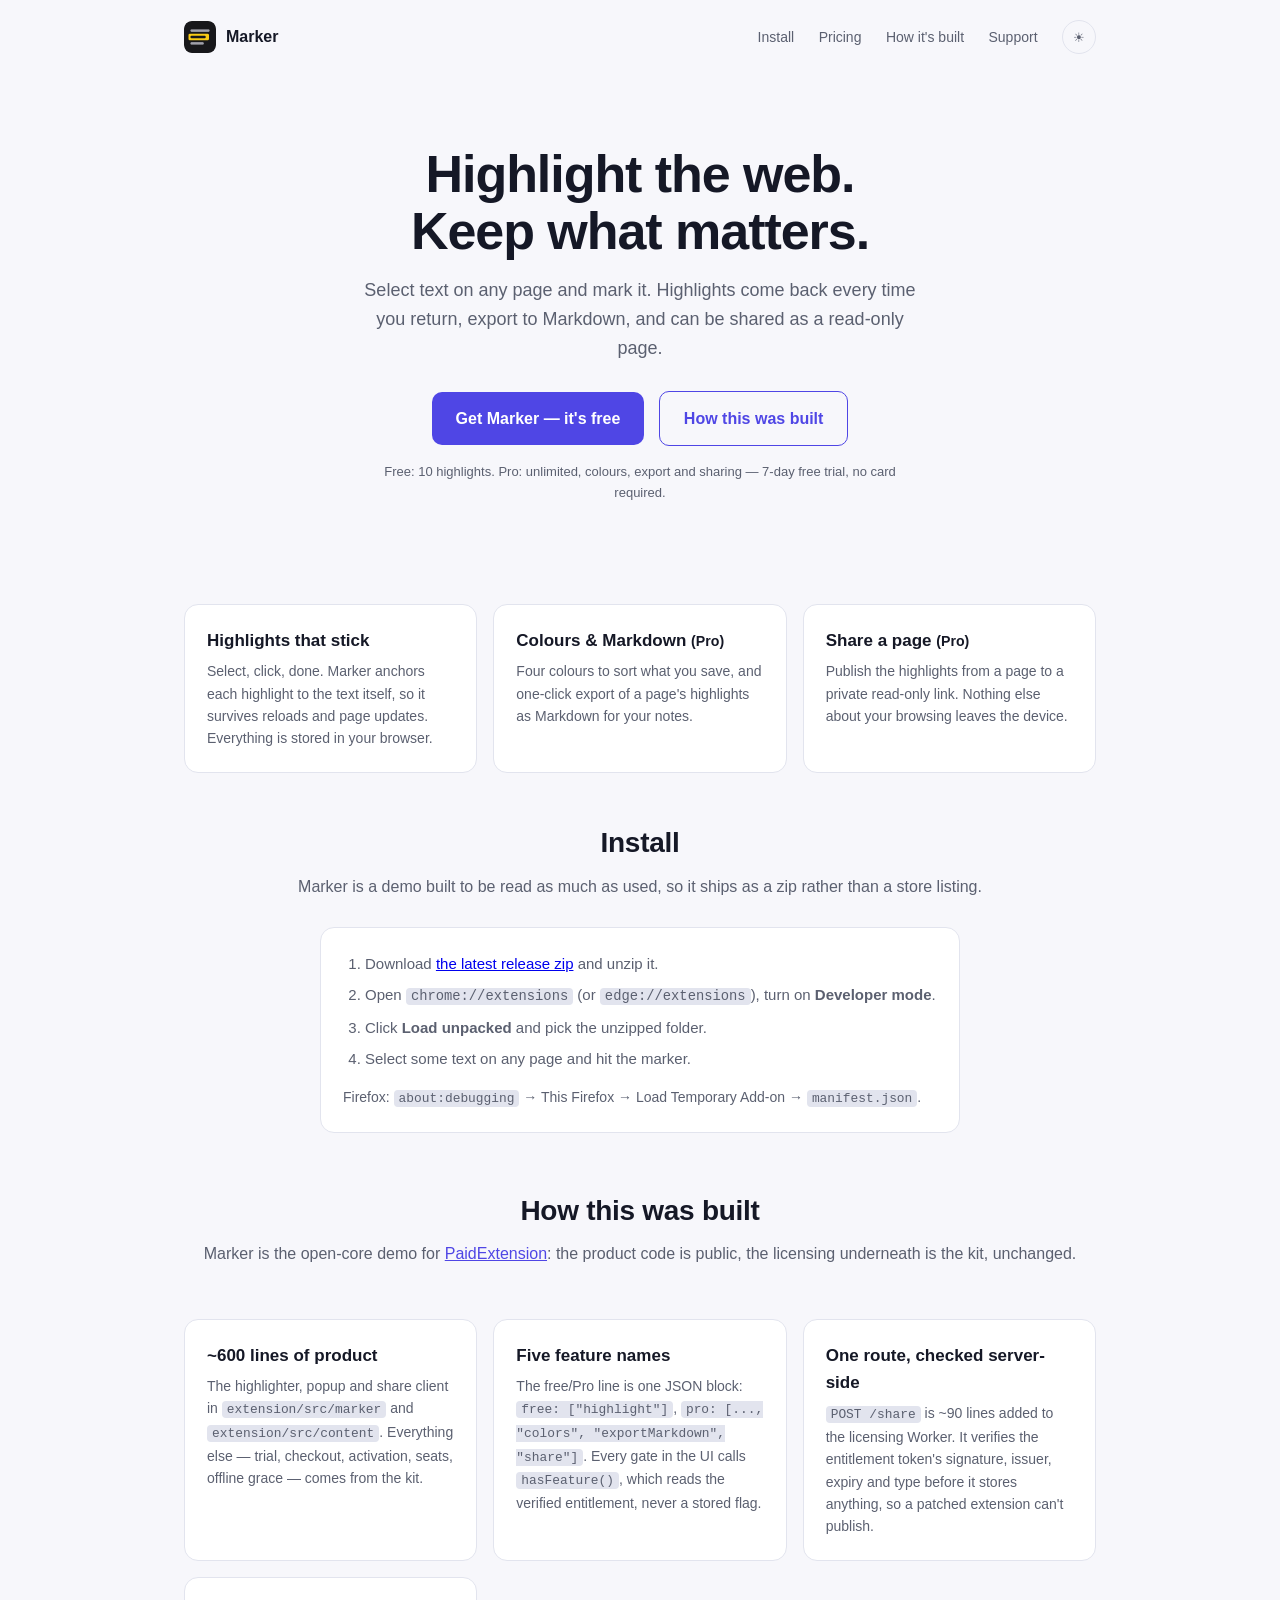
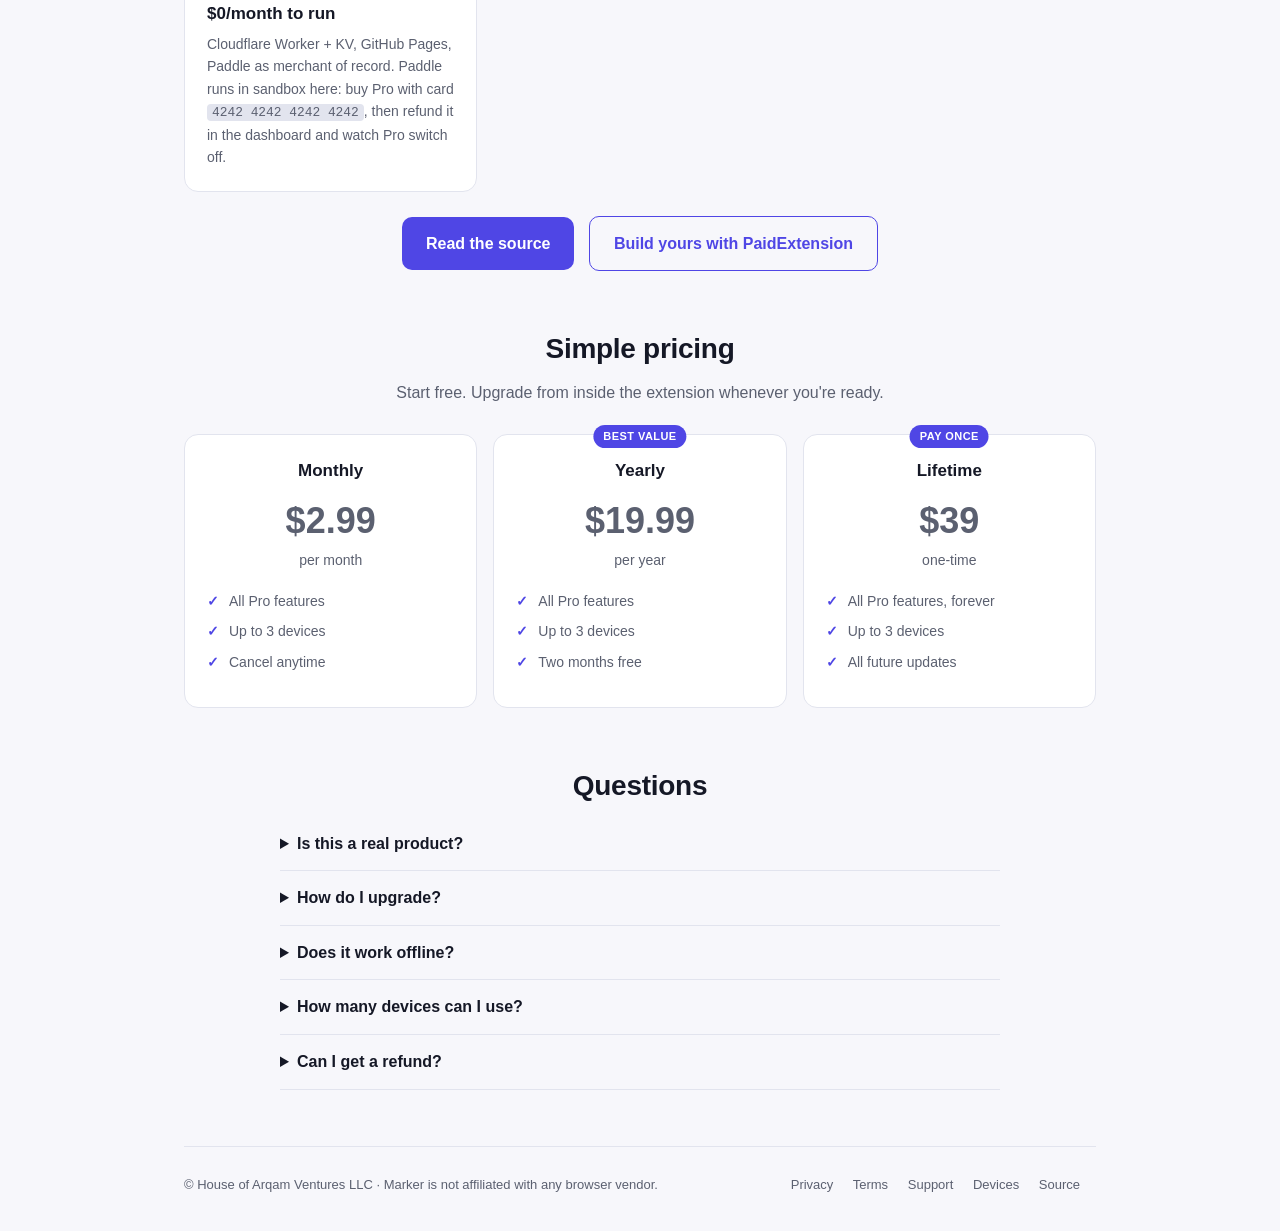
<file: site/docs/index.html>
<!DOCTYPE html>
<html lang="en">
<head>
  <meta charset="utf-8">
  <meta name="viewport" content="width=device-width, initial-scale=1">
  <meta http-equiv="Content-Security-Policy" content="default-src 'none'; script-src 'self'; img-src 'self' data:; style-src 'self' 'unsafe-inline'; base-uri 'none'; form-action 'none'">
  <meta name="referrer" content="strict-origin-when-cross-origin">
  <title>Marker — Highlight the web. Built with PaidExtension.</title>
  <meta name="description" content="Highlight text on any page; it comes back when you return. Export to Markdown and share read-only pages with Pro. An open-source demo of the PaidExtension kit.">
  <meta property="og:title" content="Marker">
  <meta property="og:description" content="Highlight the web. Open-source demo of a paid extension built with PaidExtension.">
  <meta property="og:image" content="https://demo.paidextension.dev/icon.png">
  <meta property="og:url" content="https://demo.paidextension.dev/">
  <meta property="og:type" content="website">
  <link rel="canonical" href="https://demo.paidextension.dev/">
  <link rel="icon" type="image/png" href="favicon.png">
  <link rel="stylesheet" href="assets/base.css">
  <link rel="stylesheet" href="assets/home.css">
  <script src="assets/theme.js"></script>
</head>
<body>
  <div class="wrap">
    <header class="top">
      <a class="brand" href="/"><img src="icon.png" alt="" width="32" height="32">Marker</a>
      <nav aria-label="Primary">
        <a href="#install">Install</a>
        <a href="#pricing">Pricing</a>
        <a href="#built">How it's built</a>
        <a href="support.html">Support</a>
        <button id="theme-toggle" type="button" aria-pressed="false" aria-label="Switch to dark mode"><span class="sun">&#9728;</span><span class="moon">&#9790;</span></button>
      </nav>
    </header>

    <main>
      <section class="hero">
        <h1>Highlight the web.<br>Keep what matters.</h1>
        <p>Select text on any page and mark it. Highlights come back every time you return, export to Markdown, and can be shared as a read-only page.</p>
        <a class="cta" href="#install">Get Marker — it's free</a>
        <a class="cta secondary" href="#built">How this was built</a>
        <p class="note">Free: 10 highlights. Pro: unlimited, colours, export and sharing — 7-day free trial, no card required.</p>
      </section>

      <section id="features" class="features" aria-label="Features">
        <div class="card">
          <h3>Highlights that stick</h3>
          <p>Select, click, done. Marker anchors each highlight to the text itself, so it survives reloads and page updates. Everything is stored in your browser.</p>
        </div>
        <div class="card">
          <h3>Colours &amp; Markdown <small>(Pro)</small></h3>
          <p>Four colours to sort what you save, and one-click export of a page's highlights as Markdown for your notes.</p>
        </div>
        <div class="card">
          <h3>Share a page <small>(Pro)</small></h3>
          <p>Publish the highlights from a page to a private read-only link. Nothing else about your browsing leaves the device.</p>
        </div>
      </section>

      <section id="install" class="install">
        <h2>Install</h2>
        <p class="sub">Marker is a demo built to be read as much as used, so it ships as a zip rather than a store listing.</p>
        <div class="card">
          <ol class="steps">
            <li>Download <a href="https://github.com/house-of-arqam/marker/releases/latest" rel="noopener">the latest release zip</a> and unzip it.</li>
            <li>Open <code>chrome://extensions</code> (or <code>edge://extensions</code>), turn on <strong>Developer mode</strong>.</li>
            <li>Click <strong>Load unpacked</strong> and pick the unzipped folder.</li>
            <li>Select some text on any page and hit the marker.</li>
          </ol>
          <p class="hint">Firefox: <code>about:debugging</code> → This Firefox → Load Temporary Add-on → <code>manifest.json</code>.</p>
        </div>
      </section>

      <section id="built" class="built">
        <h2>How this was built</h2>
        <p class="sub">Marker is the open-core demo for <a href="https://paidextension.dev" rel="noopener">PaidExtension</a>: the product code is public, the licensing underneath is the kit, unchanged.</p>
        <div class="features">
          <div class="card">
            <h3>~600 lines of product</h3>
            <p>The highlighter, popup and share client in <code>extension/src/marker</code> and <code>extension/src/content</code>. Everything else — trial, checkout, activation, seats, offline grace — comes from the kit.</p>
          </div>
          <div class="card">
            <h3>Five feature names</h3>
            <p>The free/Pro line is one JSON block: <code>free: ["highlight"]</code>, <code>pro: [..., "colors", "exportMarkdown", "share"]</code>. Every gate in the UI calls <code>hasFeature()</code>, which reads the verified entitlement, never a stored flag.</p>
          </div>
          <div class="card">
            <h3>One route, checked server-side</h3>
            <p><code>POST /share</code> is ~90 lines added to the licensing Worker. It verifies the entitlement token's signature, issuer, expiry and type before it stores anything, so a patched extension can't publish.</p>
          </div>
          <div class="card">
            <h3>$0/month to run</h3>
            <p>Cloudflare Worker + KV, GitHub Pages, Paddle as merchant of record. Paddle runs in sandbox here: buy Pro with card <code>4242 4242 4242 4242</code>, then refund it in the dashboard and watch Pro switch off.</p>
          </div>
        </div>
        <p class="built-cta">
          <a class="cta" href="https://github.com/house-of-arqam/marker" rel="noopener">Read the source</a>
          <a class="cta secondary" href="https://paidextension.dev" rel="noopener">Build yours with PaidExtension</a>
        </p>
      </section>

      <section id="pricing">
        <h2>Simple pricing</h2>
        <p class="sub">Start free. Upgrade from inside the extension whenever you're ready.</p>
        <div class="plans">
          <div class="card plan">
            <h3>Monthly</h3>
            <p class="price">$2.99</p>
            <p class="period">per month</p>
            <ul>
              <li>All Pro features</li>
              <li>Up to 3 devices</li>
              <li>Cancel anytime</li>
            </ul>
          </div>
          <div class="card plan">
            <span class="badge">Best value</span>
            <h3>Yearly</h3>
            <p class="price">$19.99</p>
            <p class="period">per year</p>
            <ul>
              <li>All Pro features</li>
              <li>Up to 3 devices</li>
              <li>Two months free</li>
            </ul>
          </div>
          <div class="card plan">
            <span class="badge">Pay once</span>
            <h3>Lifetime</h3>
            <p class="price">$39</p>
            <p class="period">one-time</p>
            <ul>
              <li>All Pro features, forever</li>
              <li>Up to 3 devices</li>
              <li>All future updates</li>
            </ul>
          </div>
        </div>
      </section>

      <section id="faq" class="faq">
        <h2>Questions</h2>
        <details>
          <summary>Is this a real product?</summary>
          <p>It works, and Pro really is gated by signed licenses — but payments run through Paddle's sandbox, so nothing is charged and shared pages expire after 90 days. Marker exists to show what a paid extension built with <a href="https://paidextension.dev" rel="noopener">PaidExtension</a> looks like from the inside.</p>
        </details>
        <details>
          <summary>How do I upgrade?</summary>
          <p>Open the extension, go to Settings and choose Upgrade to Pro. Payment is handled by Paddle, our merchant of record; your license key is emailed to you and the extension unlocks automatically.</p>
        </details>
        <details>
          <summary>Does it work offline?</summary>
          <p>Yes. Highlights are stored locally and your license is verified inside the extension, so everything except sharing works without a connection.</p>
        </details>
        <details>
          <summary>How many devices can I use?</summary>
          <p>Up to 3 browser profiles per license. You can release a device anytime from the extension's Settings or the <a href="devices.html">device page</a>.</p>
        </details>
        <details>
          <summary>Can I get a refund?</summary>
          <p>Yes — 14 days, no questions asked. See the <a href="terms.html#refunds">refund policy</a>.</p>
        </details>
      </section>
    </main>

    <footer>
      <div>&copy; House of Arqam Ventures LLC · Marker is not affiliated with any browser vendor.</div>
      <div>
        <a href="privacy.html">Privacy</a>
        <a href="terms.html">Terms</a>
        <a href="support.html">Support</a>
        <a href="devices.html">Devices</a>
        <a href="https://github.com/house-of-arqam/marker" rel="noopener">Source</a>
      </div>
    </footer>
  </div>
</body>
</html>
</file>
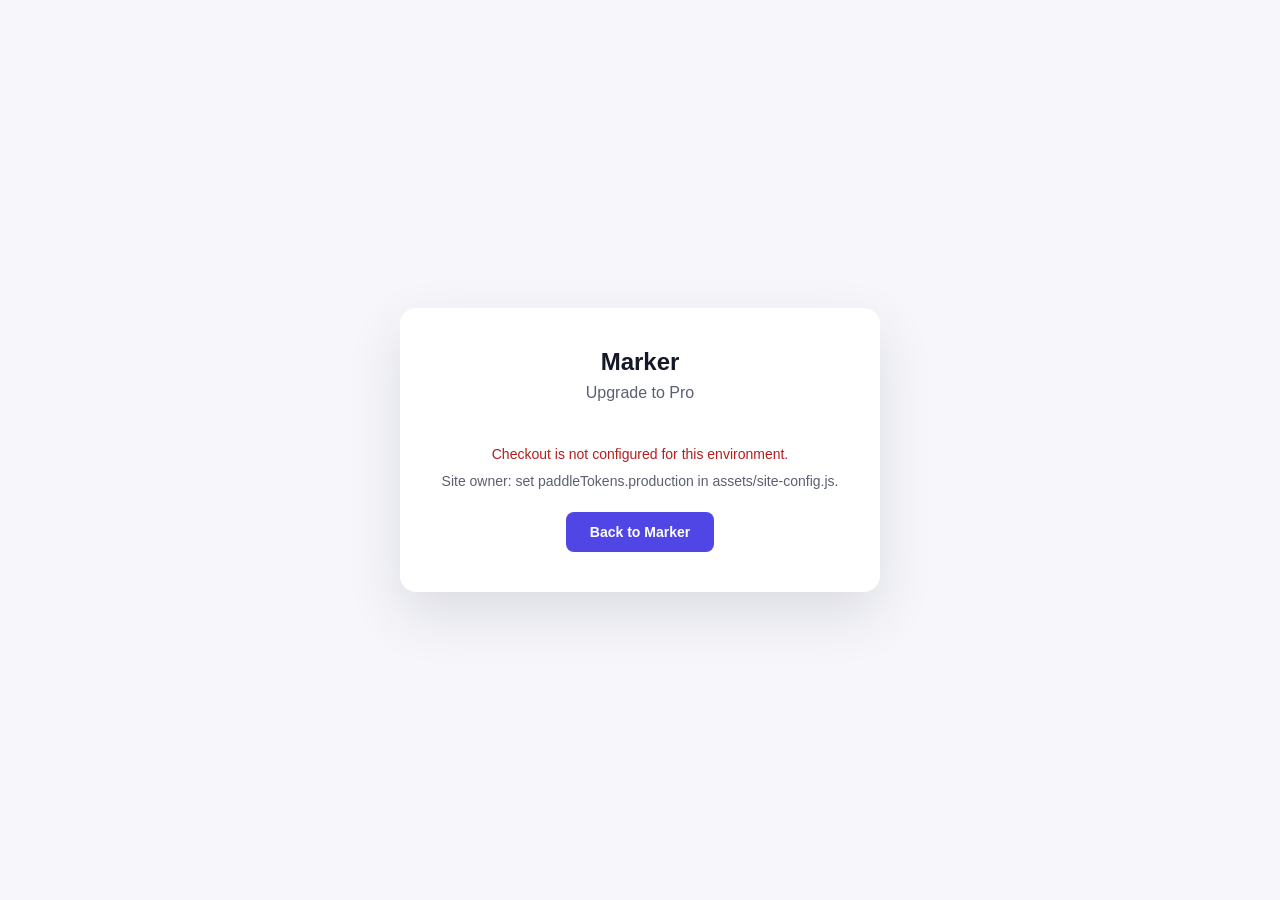
<file: site/docs/checkout.html>
<!DOCTYPE html>
<html lang="en">
<head>
  <meta charset="utf-8">
  <meta name="viewport" content="width=device-width, initial-scale=1">
  <meta http-equiv="Content-Security-Policy" content="default-src 'none'; script-src 'self' https://cdn.paddle.com https://*.paddle.com; connect-src https://*.paddle.com; frame-src https://*.paddle.com; img-src 'self' data: https://*.paddle.com; style-src 'self' 'unsafe-inline' https://*.paddle.com; font-src https://*.paddle.com; base-uri 'none'; form-action 'none'">
  <meta name="referrer" content="strict-origin-when-cross-origin">
  <meta name="robots" content="noindex, nofollow">
  <title>Checkout - Marker</title>
  <link rel="icon" type="image/png" href="favicon.png">
  <link rel="stylesheet" href="assets/base.css">
  <link rel="stylesheet" href="assets/checkout.css">
  <script src="assets/theme.js"></script>
  <script src="assets/site-config.js"></script>
</head>
<body>
  <div class="container">
    <h1>Marker</h1>
    <p class="subtitle">Upgrade to Pro</p>
    <div id="status" role="status" aria-live="polite">
      <div class="spinner"></div>
      <div class="status">Loading checkout...</div>
    </div>
  </div>

  <script src="https://cdn.paddle.com/paddle/v2/paddle.js"></script>
  <script src="checkout.js"></script>
</body>
</html>
</file>
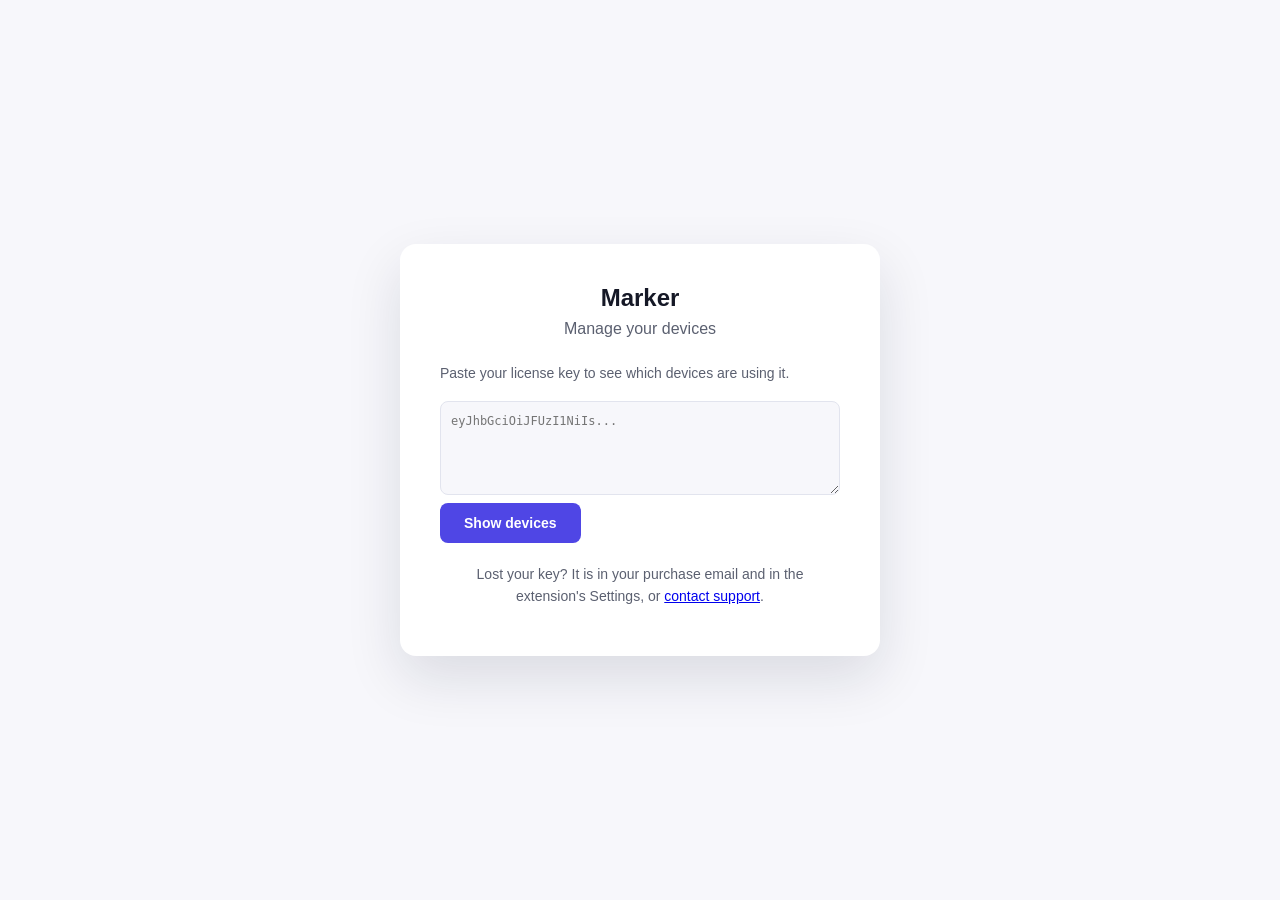
<file: site/docs/devices.html>
<!DOCTYPE html>
<html lang="en">
<head>
  <meta charset="utf-8">
  <meta name="viewport" content="width=device-width, initial-scale=1">
  <meta http-equiv="Content-Security-Policy" content="default-src 'none'; script-src 'self'; connect-src https://license.demo.paidextension.dev; img-src 'self' data:; style-src 'self' 'unsafe-inline'; base-uri 'none'; form-action 'none'">
  <meta name="referrer" content="no-referrer">
  <meta name="robots" content="noindex, nofollow">
  <title>Manage devices - Marker</title>
  <link rel="icon" type="image/png" href="favicon.png">
  <link rel="stylesheet" href="assets/base.css">
  <link rel="stylesheet" href="assets/checkout.css">
  <link rel="stylesheet" href="assets/key.css">
  <link rel="stylesheet" href="assets/devices.css">
  <script src="assets/theme.js"></script>
  <script src="assets/site-config.js"></script>
</head>
<body>
  <div class="container">
    <h1>Marker</h1>
    <p class="subtitle">Manage your devices</p>

    <form id="key-form" class="key-form">
      <label for="key-input" class="hint">Paste your license key to see which devices are using it.</label>
      <textarea id="key-input" rows="4" spellcheck="false" autocomplete="off" placeholder="eyJhbGciOiJFUzI1NiIs..."></textarea>
      <button class="btn" type="submit">Show devices</button>
    </form>

    <div id="devices-view" role="status" aria-live="polite"></div>

    <p class="hint">Lost your key? It is in your purchase email and in the extension's Settings, or <a href="support.html">contact support</a>.</p>
  </div>

  <script src="devices.js"></script>
</body>
</html>
</file>
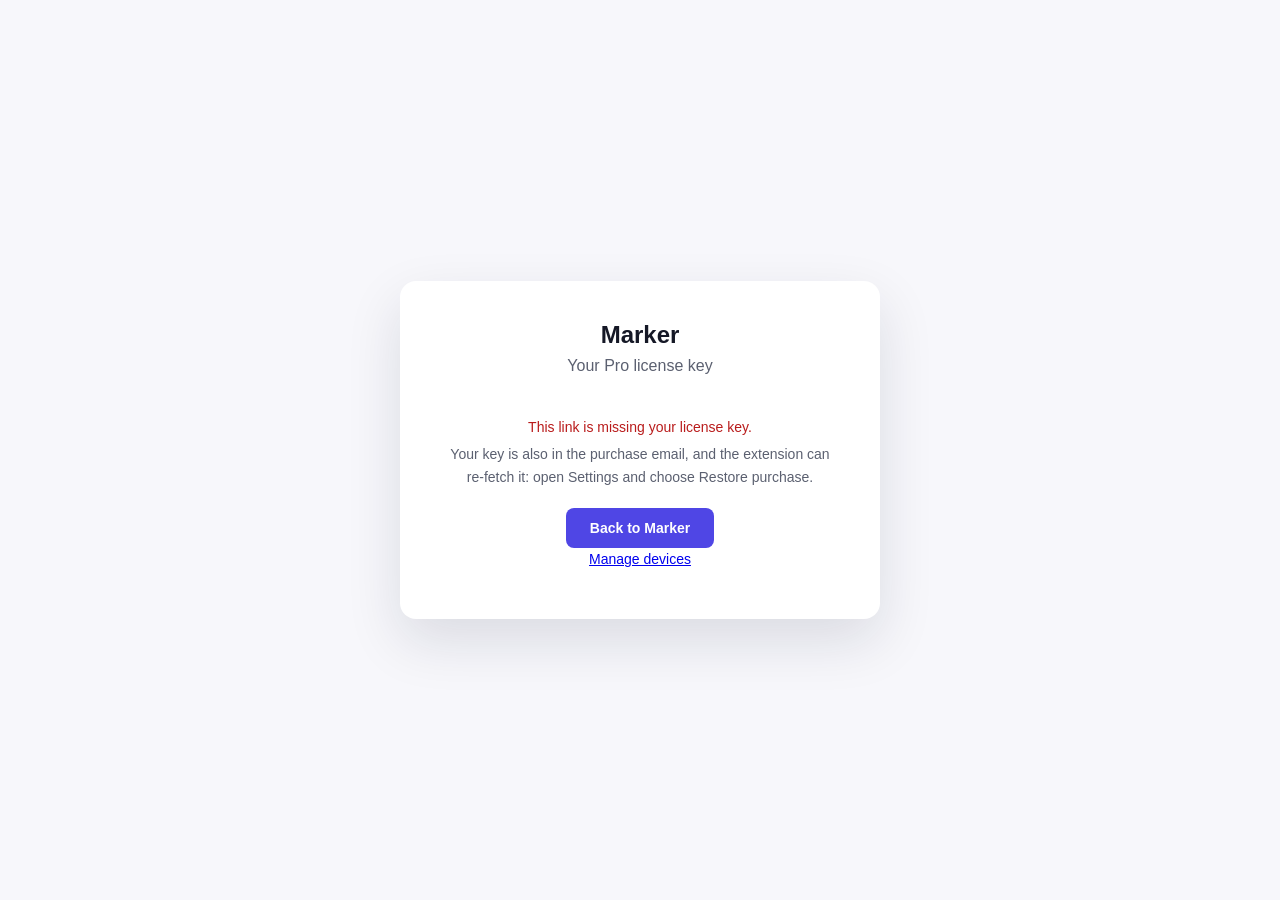
<file: site/docs/key.html>
<!DOCTYPE html>
<html lang="en">
<head>
  <meta charset="utf-8">
  <meta name="viewport" content="width=device-width, initial-scale=1">
  <meta http-equiv="Content-Security-Policy" content="default-src 'none'; script-src 'self'; img-src 'self' data:; style-src 'self' 'unsafe-inline'; base-uri 'none'; form-action 'none'">
  <meta name="referrer" content="no-referrer">
  <meta name="robots" content="noindex, nofollow">
  <title>Your license key - Marker</title>
  <link rel="icon" type="image/png" href="favicon.png">
  <link rel="stylesheet" href="assets/base.css">
  <link rel="stylesheet" href="assets/checkout.css">
  <link rel="stylesheet" href="assets/key.css">
  <script src="assets/theme.js"></script>
  <script src="assets/site-config.js"></script>
</head>
<body>
  <div class="container">
    <h1>Marker</h1>
    <p class="subtitle">Your Pro license key</p>
    <div id="key-view" role="status" aria-live="polite">
      <div class="status">Loading your key...</div>
    </div>
    <p class="hint"><a href="devices.html">Manage devices</a></p>
  </div>

  <script src="key.js"></script>
</body>
</html>
</file>
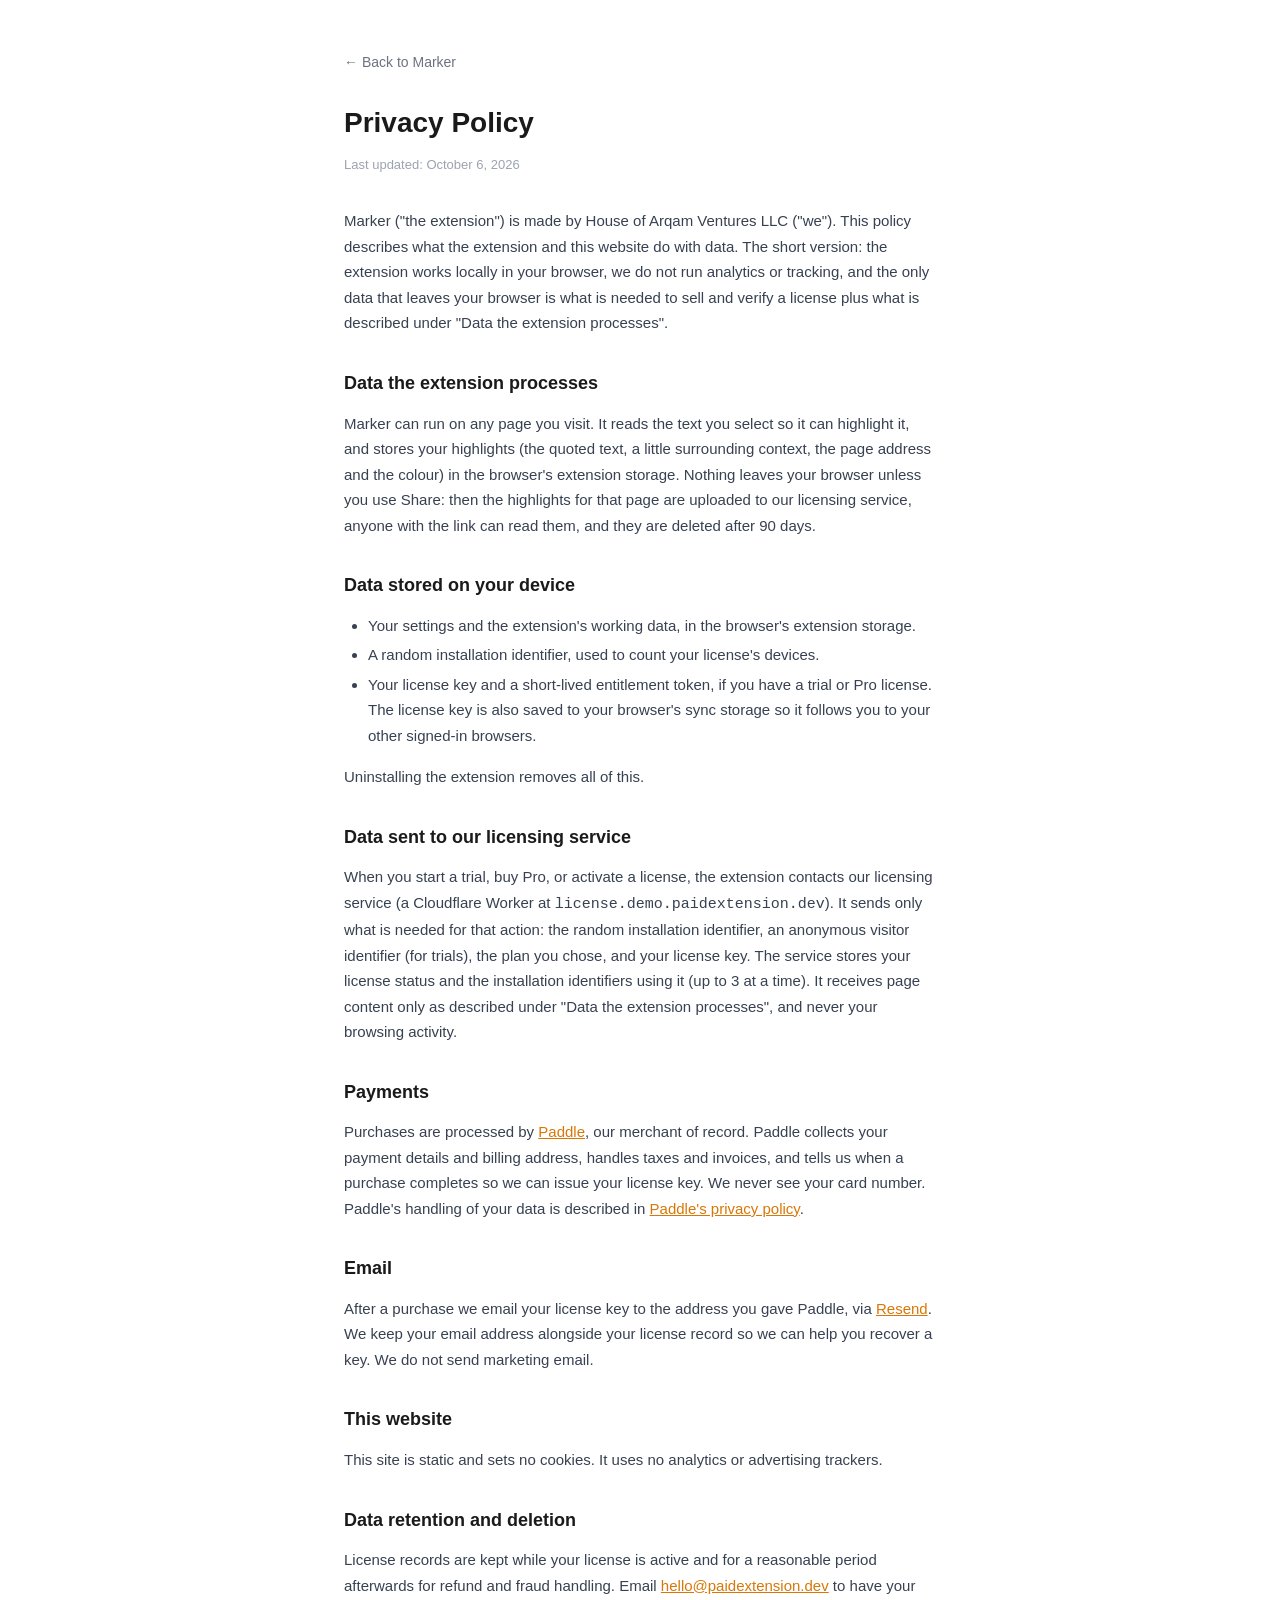
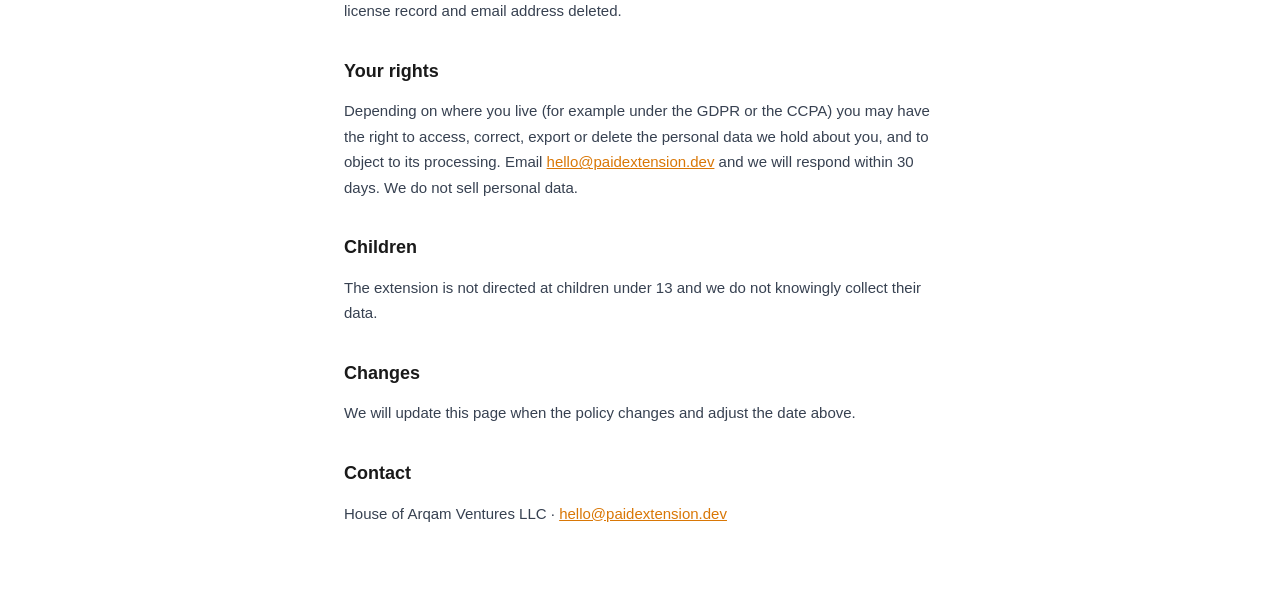
<file: site/docs/privacy.html>
<!DOCTYPE html>
<!-- Generated by `npm run generate:legal` from paidextension.config.json and extension/manifest.json. Edit scripts/lib/legal.mjs (or the `legal` block in the config), then regenerate. -->
<html lang="en">
<head>
  <meta charset="utf-8">
  <meta name="viewport" content="width=device-width, initial-scale=1">
  <meta http-equiv="Content-Security-Policy" content="default-src 'none'; script-src 'self'; style-src 'self' 'unsafe-inline'; img-src 'self' data:; base-uri 'none'; form-action 'none'">
  <meta name="referrer" content="strict-origin-when-cross-origin">
  <title>Privacy Policy — Marker</title>
  <link rel="icon" type="image/png" href="favicon.png">
  <link rel="stylesheet" href="assets/base.css">
  <link rel="stylesheet" href="assets/doc-page.css">
  <script src="assets/theme.js"></script>
</head>
<body>
  <div class="container">
    <a href="/" class="back">&larr; Back to Marker</a>
    <h1>Privacy Policy</h1>
    <p class="updated">Last updated: October 6, 2026</p>

    <p>Marker ("the extension") is made by House of Arqam Ventures LLC ("we"). This policy describes what the extension and this website do with data. The short version: the extension works locally in your browser, we do not run analytics or tracking, and the only data that leaves your browser is what is needed to sell and verify a license plus what is described under "Data the extension processes".</p>

    <h2>Data the extension processes</h2>
    <p>Marker can run on any page you visit. It reads the text you select so it can highlight it, and stores your highlights (the quoted text, a little surrounding context, the page address and the colour) in the browser's extension storage. Nothing leaves your browser unless you use Share: then the highlights for that page are uploaded to our licensing service, anyone with the link can read them, and they are deleted after 90 days.</p>

    <h2>Data stored on your device</h2>
    <ul>
      <li>Your settings and the extension's working data, in the browser's extension storage.</li>
      <li>A random installation identifier, used to count your license's devices.</li>
      <li>Your license key and a short-lived entitlement token, if you have a trial or Pro license. The license key is also saved to your browser's sync storage so it follows you to your other signed-in browsers.</li>
    </ul>
    <p>Uninstalling the extension removes all of this.</p>

    <h2>Data sent to our licensing service</h2>
    <p>When you start a trial, buy Pro, or activate a license, the extension contacts our licensing service (a Cloudflare Worker at <code>license.demo.paidextension.dev</code>). It sends only what is needed for that action: the random installation identifier, an anonymous visitor identifier (for trials), the plan you chose, and your license key. The service stores your license status and the installation identifiers using it (up to 3 at a time). It receives page content only as described under "Data the extension processes", and never your browsing activity.</p>

    <h2>Payments</h2>
    <p>Purchases are processed by <a href="https://www.paddle.com" rel="noopener">Paddle</a>, our merchant of record. Paddle collects your payment details and billing address, handles taxes and invoices, and tells us when a purchase completes so we can issue your license key. We never see your card number. Paddle's handling of your data is described in <a href="https://www.paddle.com/legal/privacy" rel="noopener">Paddle's privacy policy</a>.</p>

    <h2>Email</h2>
    <p>After a purchase we email your license key to the address you gave Paddle, via <a href="https://resend.com" rel="noopener">Resend</a>. We keep your email address alongside your license record so we can help you recover a key. We do not send marketing email.</p>

    <h2>This website</h2>
    <p>This site is static and sets no cookies. It uses no analytics or advertising trackers.</p>

    <h2>Data retention and deletion</h2>
    <p>License records are kept while your license is active and for a reasonable period afterwards for refund and fraud handling. Email <a href="mailto:hello@paidextension.dev">hello@paidextension.dev</a> to have your license record and email address deleted.</p>

    <h2>Your rights</h2>
    <p>Depending on where you live (for example under the GDPR or the CCPA) you may have the right to access, correct, export or delete the personal data we hold about you, and to object to its processing. Email <a href="mailto:hello@paidextension.dev">hello@paidextension.dev</a> and we will respond within 30 days. We do not sell personal data.</p>

    <h2>Children</h2>
    <p>The extension is not directed at children under 13 and we do not knowingly collect their data.</p>

    <h2>Changes</h2>
    <p>We will update this page when the policy changes and adjust the date above.</p>

    <h2>Contact</h2>
    <p>House of Arqam Ventures LLC &middot; <a href="mailto:hello@paidextension.dev">hello@paidextension.dev</a></p>
  </div>
</body>
</html>
</file>
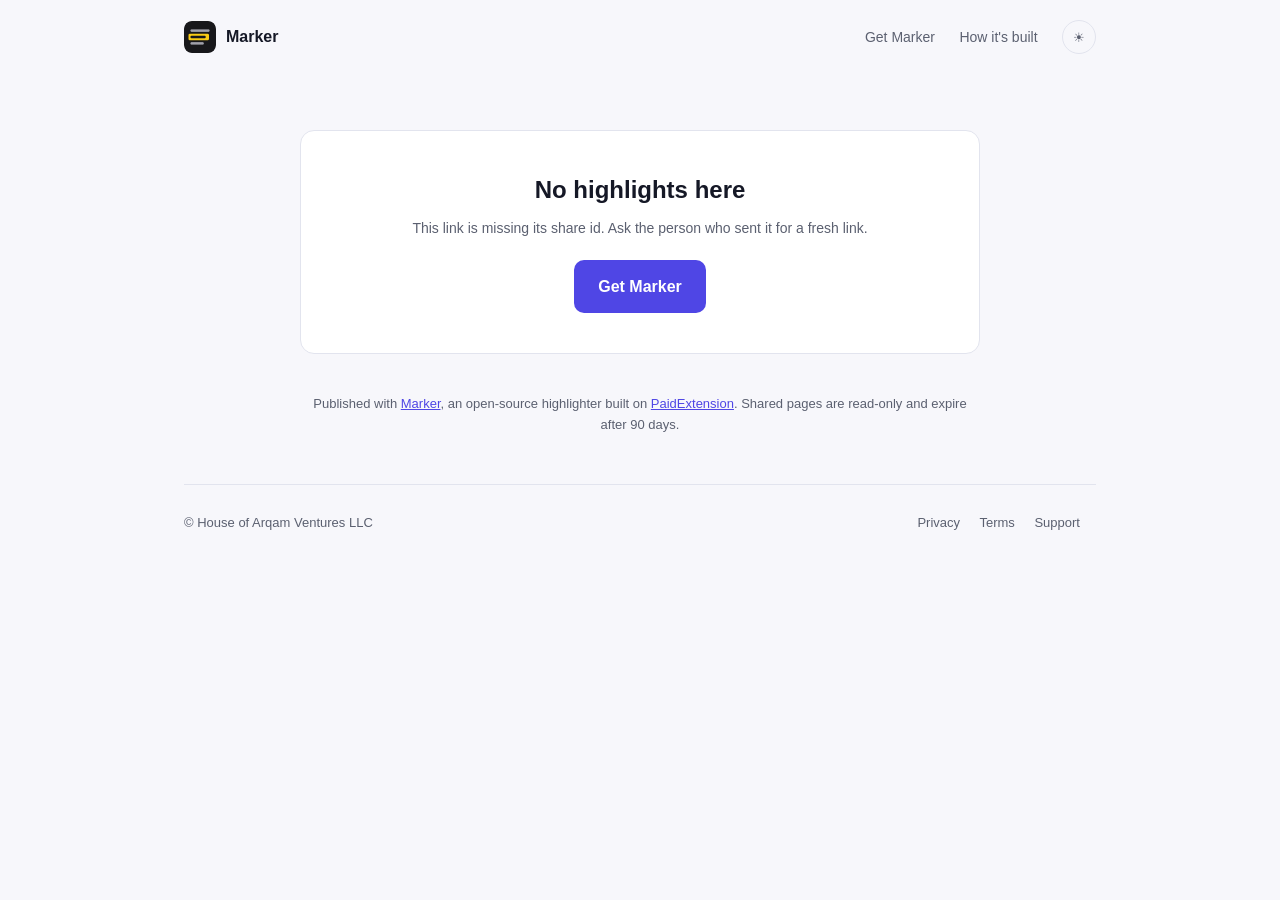
<file: site/docs/share.html>
<!DOCTYPE html>
<html lang="en">
<head>
  <meta charset="utf-8">
  <meta name="viewport" content="width=device-width, initial-scale=1">
  <meta http-equiv="Content-Security-Policy" content="default-src 'none'; script-src 'self'; connect-src https://license.demo.paidextension.dev; img-src 'self' data:; style-src 'self' 'unsafe-inline'; base-uri 'none'; form-action 'none'">
  <meta name="referrer" content="no-referrer">
  <meta name="robots" content="noindex, nofollow">
  <title>Shared highlights - Marker</title>
  <link rel="icon" type="image/png" href="favicon.png">
  <link rel="stylesheet" href="assets/base.css">
  <link rel="stylesheet" href="assets/home.css">
  <link rel="stylesheet" href="assets/share.css">
  <script src="assets/theme.js"></script>
  <script src="assets/site-config.js"></script>
</head>
<body>
  <div class="wrap">
    <header class="top">
      <a class="brand" href="/"><img src="icon.png" alt="" width="32" height="32">Marker</a>
      <nav aria-label="Primary">
        <a href="index.html#install">Get Marker</a>
        <a href="index.html#built">How it's built</a>
        <button id="theme-toggle" type="button" aria-pressed="false" aria-label="Switch to dark mode"><span class="sun">&#9728;</span><span class="moon">&#9790;</span></button>
      </nav>
    </header>

    <main class="share">
      <div id="share-view" aria-live="polite">
        <div class="spinner"></div>
        <p class="status">Loading highlights…</p>
      </div>
      <p class="share-foot">Published with <a href="/">Marker</a>, an open-source highlighter built on <a href="https://paidextension.dev" rel="noopener">PaidExtension</a>. Shared pages are read-only and expire after 90 days.</p>
    </main>

    <footer>
      <div>&copy; House of Arqam Ventures LLC</div>
      <div>
        <a href="privacy.html">Privacy</a>
        <a href="terms.html">Terms</a>
        <a href="support.html">Support</a>
      </div>
    </footer>
  </div>

  <script src="share.js"></script>
</body>
</html>
</file>
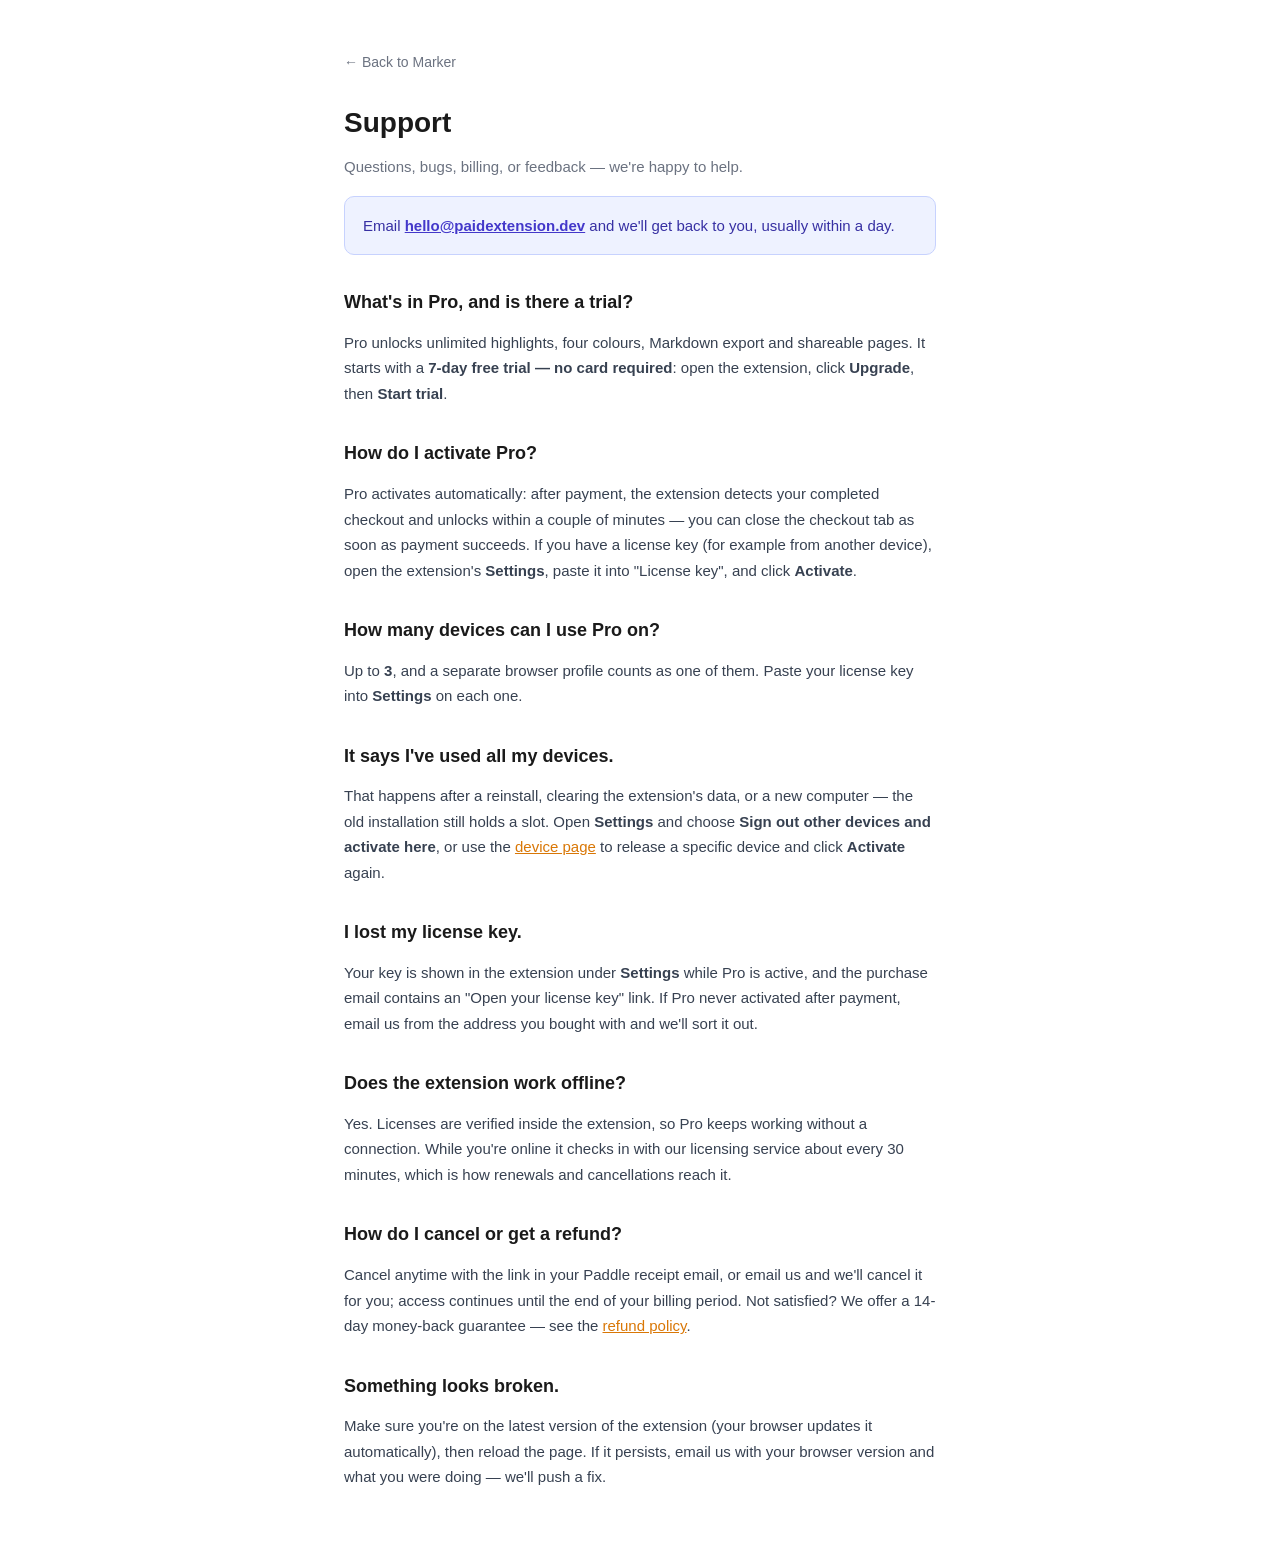
<file: site/docs/support.html>
<!DOCTYPE html>
<html lang="en">
<head>
  <meta charset="utf-8">
  <meta name="viewport" content="width=device-width, initial-scale=1">
  <meta http-equiv="Content-Security-Policy" content="default-src 'none'; script-src 'self'; style-src 'self' 'unsafe-inline'; img-src 'self' data:; base-uri 'none'; form-action 'none'">
  <meta name="referrer" content="strict-origin-when-cross-origin">
  <title>Support — Marker</title>
  <link rel="icon" type="image/png" href="favicon.png">
  <link rel="stylesheet" href="assets/base.css">
  <link rel="stylesheet" href="assets/doc-page.css">
  <script src="assets/theme.js"></script>
  <style>
    .contact-box {
      margin: 16px 0 32px;
      padding: 16px 18px;
      background: light-dark(#eef2ff, #1E2140);
      border: 1px solid light-dark(#c7d2fe, #363B6B);
      border-radius: 10px;
      font-size: 15px;
      color: light-dark(#3730a3, #C7D2FE);
    }
    .contact-box a { color: light-dark(#4338ca, #A5B4FC); font-weight: 600; }
  </style>
</head>
<body>
  <div class="container">
    <a href="/" class="back">&larr; Back to Marker</a>
    <h1>Support</h1>
    <p class="lede">Questions, bugs, billing, or feedback — we're happy to help.</p>

    <div class="contact-box">
      Email <a href="mailto:hello@paidextension.dev">hello@paidextension.dev</a> and we'll get back to you, usually within a day.
    </div>

    <h2>What's in Pro, and is there a trial?</h2>
    <p>Pro unlocks unlimited highlights, four colours, Markdown export and shareable pages. It starts with a <strong>7-day free trial — no card required</strong>: open the extension, click <strong>Upgrade</strong>, then <strong>Start trial</strong>.</p>

    <h2>How do I activate Pro?</h2>
    <p>Pro activates automatically: after payment, the extension detects your completed checkout and unlocks within a couple of minutes — you can close the checkout tab as soon as payment succeeds. If you have a license key (for example from another device), open the extension's <strong>Settings</strong>, paste it into "License key", and click <strong>Activate</strong>.</p>

    <h2>How many devices can I use Pro on?</h2>
    <p>Up to <strong>3</strong>, and a separate browser profile counts as one of them. Paste your license key into <strong>Settings</strong> on each one.</p>

    <h2>It says I've used all my devices.</h2>
    <p>That happens after a reinstall, clearing the extension's data, or a new computer — the old installation still holds a slot. Open <strong>Settings</strong> and choose <strong>Sign out other devices and activate here</strong>, or use the <a href="devices.html">device page</a> to release a specific device and click <strong>Activate</strong> again.</p>

    <h2>I lost my license key.</h2>
    <p>Your key is shown in the extension under <strong>Settings</strong> while Pro is active, and the purchase email contains an "Open your license key" link. If Pro never activated after payment, email us from the address you bought with and we'll sort it out.</p>

    <h2>Does the extension work offline?</h2>
    <p>Yes. Licenses are verified inside the extension, so Pro keeps working without a connection. While you're online it checks in with our licensing service about every 30 minutes, which is how renewals and cancellations reach it.</p>

    <h2>How do I cancel or get a refund?</h2>
    <p>Cancel anytime with the link in your Paddle receipt email, or email us and we'll cancel it for you; access continues until the end of your billing period. Not satisfied? We offer a 14-day money-back guarantee — see the <a href="terms.html#refunds">refund policy</a>.</p>

    <h2>Something looks broken.</h2>
    <p>Make sure you're on the latest version of the extension (your browser updates it automatically), then reload the page. If it persists, email us with your browser version and what you were doing — we'll push a fix.</p>
  </div>
</body>
</html>
</file>
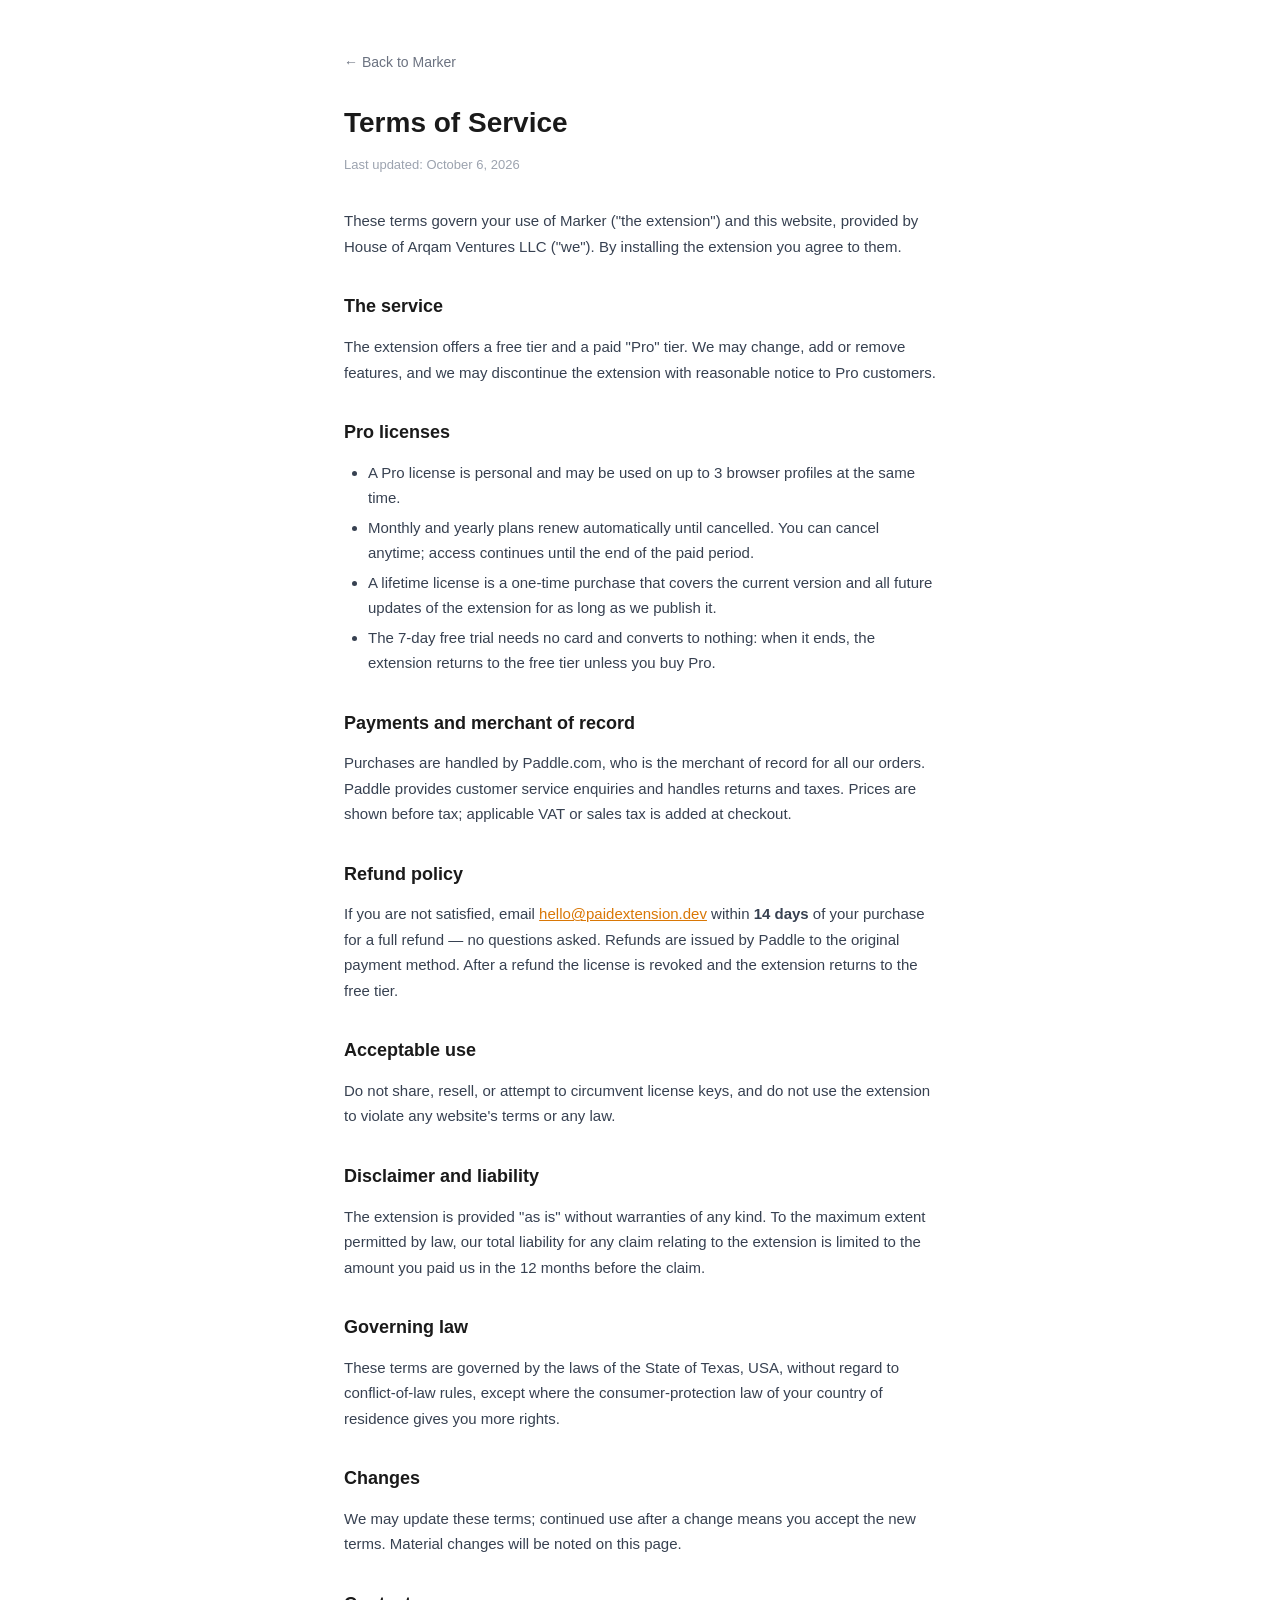
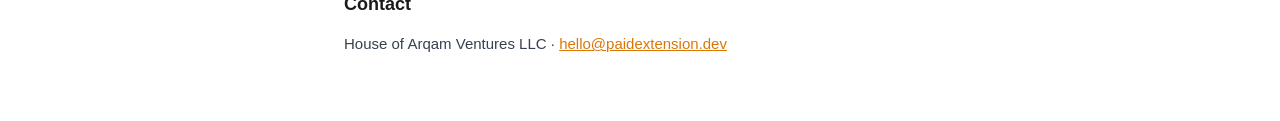
<file: site/docs/terms.html>
<!DOCTYPE html>
<!-- Generated by `npm run generate:legal` from paidextension.config.json and extension/manifest.json. Edit scripts/lib/legal.mjs (or the `legal` block in the config), then regenerate. -->
<html lang="en">
<head>
  <meta charset="utf-8">
  <meta name="viewport" content="width=device-width, initial-scale=1">
  <meta http-equiv="Content-Security-Policy" content="default-src 'none'; script-src 'self'; style-src 'self' 'unsafe-inline'; img-src 'self' data:; base-uri 'none'; form-action 'none'">
  <meta name="referrer" content="strict-origin-when-cross-origin">
  <title>Terms of Service — Marker</title>
  <link rel="icon" type="image/png" href="favicon.png">
  <link rel="stylesheet" href="assets/base.css">
  <link rel="stylesheet" href="assets/doc-page.css">
  <script src="assets/theme.js"></script>
</head>
<body>
  <div class="container">
    <a href="/" class="back">&larr; Back to Marker</a>
    <h1>Terms of Service</h1>
    <p class="updated">Last updated: October 6, 2026</p>

    <p>These terms govern your use of Marker ("the extension") and this website, provided by House of Arqam Ventures LLC ("we"). By installing the extension you agree to them.</p>

    <h2>The service</h2>
    <p>The extension offers a free tier and a paid "Pro" tier. We may change, add or remove features, and we may discontinue the extension with reasonable notice to Pro customers.</p>

    <h2>Pro licenses</h2>
    <ul>
      <li>A Pro license is personal and may be used on up to 3 browser profiles at the same time.</li>
      <li>Monthly and yearly plans renew automatically until cancelled. You can cancel anytime; access continues until the end of the paid period.</li>
      <li>A lifetime license is a one-time purchase that covers the current version and all future updates of the extension for as long as we publish it.</li>
      <li>The 7-day free trial needs no card and converts to nothing: when it ends, the extension returns to the free tier unless you buy Pro.</li>
    </ul>

    <h2>Payments and merchant of record</h2>
    <p>Purchases are handled by Paddle.com, who is the merchant of record for all our orders. Paddle provides customer service enquiries and handles returns and taxes. Prices are shown before tax; applicable VAT or sales tax is added at checkout.</p>

    <h2 id="refunds">Refund policy</h2>
    <p>If you are not satisfied, email <a href="mailto:hello@paidextension.dev">hello@paidextension.dev</a> within <strong>14 days</strong> of your purchase for a full refund — no questions asked. Refunds are issued by Paddle to the original payment method. After a refund the license is revoked and the extension returns to the free tier.</p>

    <h2>Acceptable use</h2>
    <p>Do not share, resell, or attempt to circumvent license keys, and do not use the extension to violate any website's terms or any law.</p>

    <h2>Disclaimer and liability</h2>
    <p>The extension is provided "as is" without warranties of any kind. To the maximum extent permitted by law, our total liability for any claim relating to the extension is limited to the amount you paid us in the 12 months before the claim.</p>

    <h2>Governing law</h2>
    <p>These terms are governed by the laws of the State of Texas, USA, without regard to conflict-of-law rules, except where the consumer-protection law of your country of residence gives you more rights.</p>

    <h2>Changes</h2>
    <p>We may update these terms; continued use after a change means you accept the new terms. Material changes will be noted on this page.</p>

    <h2>Contact</h2>
    <p>House of Arqam Ventures LLC &middot; <a href="mailto:hello@paidextension.dev">hello@paidextension.dev</a></p>
  </div>
</body>
</html>
</file>
<file: site/docs/assets/base.css>
/* Shared reset, font stack and brand palette for every page.
   Colors use light-dark(), so every page follows the OS theme; theme.js
   additionally lets the visitor flip it by setting data-theme on <html>.
   Change the accent variables to rebrand the whole site. */
:root {
  color-scheme: light dark;

  --font-sans: -apple-system, BlinkMacSystemFont, 'Segoe UI', Roboto, sans-serif;

  --paper: light-dark(#F7F7FB, #0F1117);    /* page background */
  --ink: light-dark(#151826, #F1F2F7);      /* headings */
  --muted: light-dark(#5B6070, #A7ADBF);    /* body text */
  --accent: light-dark(#4F46E5, #818CF8);
  --accent-d: light-dark(#4338CA, #A5B4FC);
  --kraft: light-dark(#E2E4EE, #262A38);    /* card border */
}

:root[data-theme='light'] { color-scheme: light; }
:root[data-theme='dark'] { color-scheme: dark; }

* { margin: 0; padding: 0; box-sizing: border-box; }

body { font-family: var(--font-sans); }

:where(a, button, summary, [tabindex]):focus-visible {
  outline: 2px solid var(--accent);
  outline-offset: 3px;
  border-radius: 4px;
}
</file>
<file: site/docs/assets/home.css>
/* Landing page. Deliberately small: a hero, three feature cards, pricing, FAQ
   and footer. Replace copy in index.html; restyle via the variables in
   base.css. */
body { background: var(--paper); color: var(--ink); line-height: 1.6; }

.wrap { max-width: 960px; margin: 0 auto; padding: 0 24px; }

header.top {
  display: flex; align-items: center; justify-content: space-between;
  padding: 20px 0;
}
.brand { display: flex; align-items: center; gap: 10px; font-weight: 700; text-decoration: none; color: var(--ink); }
.brand img { width: 32px; height: 32px; border-radius: 8px; }
nav a { color: var(--muted); text-decoration: none; margin-left: 20px; font-size: 14px; }
nav a:hover { color: var(--ink); }
#theme-toggle {
  background: transparent; border: 1px solid var(--kraft); color: var(--muted);
  border-radius: 999px; width: 34px; height: 34px; cursor: pointer; margin-left: 20px;
}
#theme-toggle .moon { display: none; }
:root[data-theme='dark'] #theme-toggle .sun { display: none; }
:root[data-theme='dark'] #theme-toggle .moon { display: inline; }
@media (prefers-color-scheme: dark) {
  :root:not([data-theme='light']) #theme-toggle .sun { display: none; }
  :root:not([data-theme='light']) #theme-toggle .moon { display: inline; }
}

.hero { text-align: center; padding: 72px 0 48px; }
.hero h1 { font-size: clamp(32px, 5vw, 52px); line-height: 1.1; letter-spacing: -0.02em; margin-bottom: 16px; }
.hero p { font-size: 18px; color: var(--muted); max-width: 560px; margin: 0 auto 28px; }
.cta { display: inline-flex; align-items: center; gap: 8px; background: var(--accent); color: #fff; text-decoration: none; padding: 14px 24px; border-radius: 10px; font-weight: 600; }
.cta:hover { background: var(--accent-d); }
.cta.secondary { background: transparent; color: var(--accent); border: 1px solid var(--accent); margin-left: 10px; }
.cta.secondary:hover { background: var(--kraft); }
.hero .note { font-size: 13px; color: var(--muted); margin-top: 16px; }

.features { display: grid; grid-template-columns: repeat(auto-fit, minmax(240px, 1fr)); gap: 16px; padding: 24px 0 48px; }
.card {
  background: light-dark(#fff, #181B25); border: 1px solid var(--kraft); border-radius: 14px; padding: 22px;
}
.card h3 { font-size: 17px; margin-bottom: 6px; }
.card p { font-size: 14px; color: var(--muted); }

section h2 { font-size: 28px; text-align: center; margin-bottom: 8px; letter-spacing: -0.01em; }
section .sub { text-align: center; color: var(--muted); margin-bottom: 28px; }

.plans { display: grid; grid-template-columns: repeat(auto-fit, minmax(220px, 1fr)); gap: 16px; padding-bottom: 56px; }
.plan { position: relative; text-align: center; }
.plan .badge {
  position: absolute; top: -10px; left: 50%; transform: translateX(-50%);
  background: var(--accent); color: #fff; font-size: 11px; font-weight: 700; letter-spacing: 0.04em;
  text-transform: uppercase; padding: 3px 10px; border-radius: 999px;
}
.plan .price { font-size: 36px; font-weight: 700; margin: 8px 0 0; }
.plan .period { color: var(--muted); font-size: 14px; margin-bottom: 14px; }
.plan ul { list-style: none; text-align: left; margin: 0 0 8px; font-size: 14px; color: var(--muted); }
.plan li { padding: 4px 0 4px 22px; position: relative; }
.plan li::before { content: '\2713'; position: absolute; left: 0; color: var(--accent); font-weight: 700; }

.faq { max-width: 720px; margin: 0 auto; padding-bottom: 56px; }
.faq details { border-bottom: 1px solid var(--kraft); padding: 14px 0; }
.faq summary { cursor: pointer; font-weight: 600; }
.faq p { color: var(--muted); font-size: 15px; margin-top: 8px; }

footer { border-top: 1px solid var(--kraft); padding: 28px 0 40px; font-size: 13px; color: var(--muted); display: flex; flex-wrap: wrap; gap: 8px 20px; justify-content: space-between; }
footer a { color: var(--muted); text-decoration: none; margin-right: 16px; }
footer a:hover { color: var(--ink); }

/* Install + "how this was built" (Marker demo sections) */
.install, .built { padding-bottom: 56px; }
.install .card { max-width: 640px; margin: 0 auto; }
.steps { color: var(--muted); font-size: 15px; line-height: 1.8; padding-left: 22px; }
.steps li + li { margin-top: 4px; }
.hint { color: var(--muted); font-size: 13px; margin-top: 14px; }
code { font-family: ui-monospace, SFMono-Regular, Menlo, Consolas, monospace; font-size: 0.92em; background: var(--kraft); padding: 1px 5px; border-radius: 4px; }
.built .sub a { color: var(--accent); }
.built .features { padding-bottom: 8px; }
.built-cta { text-align: center; margin-top: 16px; }
@media (max-width: 520px) { .cta.secondary { margin-left: 0; margin-top: 10px; } }
</file>
<file: site/docs/assets/checkout.css>
body {
  background: var(--paper);
  min-height: 100vh;
  display: flex;
  align-items: center;
  justify-content: center;
  color: var(--ink);
}
.container {
  background: light-dark(#fff, #181B25);
  border-radius: 16px;
  padding: 40px;
  max-width: 480px;
  width: 90%;
  box-shadow: 0 22px 55px rgba(20,24,50,0.12);
  text-align: center;
}
h1 { font-size: 24px; margin-bottom: 8px; }
.subtitle { color: var(--muted); margin-bottom: 24px; }
.status { color: var(--muted); font-size: 16px; padding: 20px 0; }
.error { color: light-dark(#b91c1c, #F98080); font-size: 14px; padding: 20px 0 8px; }
.hint { font-size: 14px; color: var(--muted); line-height: 1.6; margin-bottom: 8px; }
.spinner {
  width: 32px; height: 32px;
  border: 3px solid var(--kraft);
  border-top-color: var(--accent);
  border-radius: 50%;
  animation: spin 0.8s linear infinite;
  margin: 0 auto 16px;
}
@keyframes spin { to { transform: rotate(360deg); } }
.btn {
  display: inline-block; background: var(--accent); color: light-dark(#fff, #0F1117); border: none;
  padding: 12px 24px; border-radius: 8px; font-size: 14px; font-weight: 600;
  font-family: inherit; text-decoration: none; cursor: pointer; margin-top: 12px;
}
.btn:hover { background: var(--accent-d); }
@media (prefers-reduced-motion: reduce) {
  .spinner { animation-duration: 2.4s; }
}
</file>
<file: site/docs/assets/key.css>
/* License key display: the key is a ~500-char JWT, so it needs a wrapping
   monospace block wide enough to read and a copy affordance next to it. */
.key-block {
  font-family: ui-monospace, SFMono-Regular, Menlo, Consolas, monospace;
  font-size: 12px;
  line-height: 1.6;
  text-align: left;
  background: var(--paper);
  border: 1px solid var(--kraft);
  border-radius: 8px;
  padding: 12px;
  margin: 4px 0 12px;
  white-space: pre-wrap;
  word-break: break-all;
  overflow-wrap: anywhere;
  user-select: all;
}
.copied {
  color: var(--muted);
  font-size: 13px;
  min-height: 20px;
  margin-top: 8px;
}
.steps {
  text-align: left;
  color: var(--muted);
  font-size: 14px;
  line-height: 1.7;
  margin: 20px 0 0;
  padding-left: 20px;
}
</file>
<file: site/docs/assets/devices.css>
/* Device-management page: a key input, then a list of registered installs. */
.key-form { display: flex; flex-direction: column; gap: 8px; text-align: left; margin-bottom: 20px; }
.key-form textarea {
  font-family: ui-monospace, SFMono-Regular, Menlo, Consolas, monospace;
  font-size: 12px;
  line-height: 1.5;
  padding: 10px;
  border: 1px solid var(--kraft);
  border-radius: 8px;
  background: var(--paper);
  color: var(--ink);
  resize: vertical;
}
.key-form .btn { align-self: flex-start; margin-top: 0; }
.summary { font-size: 15px; color: var(--ink); margin: 8px 0 12px; }
.devices { list-style: none; text-align: left; border-top: 1px solid var(--kraft); }
.devices li {
  display: flex; align-items: center; justify-content: space-between; gap: 12px;
  padding: 10px 0; border-bottom: 1px solid var(--kraft); font-size: 14px;
}
.devices .id { font-family: ui-monospace, SFMono-Regular, Menlo, Consolas, monospace; color: var(--ink); }
.devices .seen { color: var(--muted); font-size: 12px; }
.devices .btn, .btn.secondary {
  background: transparent; color: var(--accent); border: 1px solid var(--accent);
  padding: 6px 12px; margin-top: 0; font-size: 13px;
}
.devices .btn:hover, .btn.secondary:hover { background: var(--kraft); }
.btn.secondary { margin-top: 12px; }
.btn[disabled] { opacity: 0.5; cursor: progress; }
</file>
<file: site/docs/assets/doc-page.css>
/* Layout for the plain text pages: privacy, terms, support. */
body {
  color: light-dark(#1a1a1a, #F4EEE4);
  background: light-dark(#ffffff, #16130E);
  line-height: 1.7;
}

.container {
  max-width: 640px;
  margin: 0 auto;
  padding: 48px 24px;
}

h1 { font-size: 28px; font-weight: 700; margin-bottom: 8px; }
h2 { font-size: 18px; font-weight: 600; margin: 32px 0 12px; }
p { font-size: 15px; color: light-dark(#374151, #C3B9AB); margin-bottom: 16px; }
ul { margin: 0 0 16px 24px; }
li { font-size: 15px; color: light-dark(#374151, #C3B9AB); margin-bottom: 4px; }
a { color: light-dark(#d97706, #F5A93C); }

.updated { font-size: 13px; color: light-dark(#9ca3af, #8C8175); margin-bottom: 32px; }
.lede { font-size: 15px; color: light-dark(#6b7280, #A69C8E); margin-bottom: 8px; }

.back { display: inline-block; margin-bottom: 24px; font-size: 14px; color: light-dark(#6b7280, #A69C8E); text-decoration: none; }
.back:hover { color: light-dark(#1a1a1a, #F4EEE4); }
</file>
<file: site/docs/assets/share.css>
/* Read-only share page: a title, the source link and the highlights as a list
   of quotes in their original colours. */
.share { max-width: 680px; margin: 0 auto; padding: 32px 0 48px; }
.share .spinner {
  width: 32px; height: 32px; border: 3px solid var(--kraft); border-top-color: var(--accent);
  border-radius: 50%; animation: spin 0.8s linear infinite; margin: 48px auto 16px;
}
@keyframes spin { to { transform: rotate(360deg); } }
@media (prefers-reduced-motion: reduce) { .share .spinner { animation-duration: 2.4s; } }
.share .status { text-align: center; color: var(--muted); }

.share-head h1 { font-size: clamp(24px, 4vw, 34px); line-height: 1.2; letter-spacing: -0.01em; }
.share-source { display: block; color: var(--accent); font-size: 14px; margin-top: 8px; overflow-wrap: anywhere; }
.share-meta { color: var(--muted); font-size: 13px; margin-top: 6px; }

.share-list { list-style: none; margin-top: 28px; display: grid; gap: 14px; }
.share-list blockquote {
  padding: 14px 18px; border-radius: 10px; font-size: 17px; line-height: 1.55; color: #151826;
  background: #fef08a; border-left: 4px solid rgba(0, 0, 0, 0.12); white-space: pre-wrap;
}
.share-list li[data-color='green'] blockquote { background: #bbf7d0; }
.share-list li[data-color='pink'] blockquote { background: #fbcfe8; }
.share-list li[data-color='blue'] blockquote { background: #bfdbfe; }

.share-empty { text-align: center; padding: 40px 24px; margin-top: 24px; }
.share-empty h1 { font-size: 24px; margin-bottom: 8px; }
.share-empty p { margin-bottom: 20px; }

.share-foot { text-align: center; color: var(--muted); font-size: 13px; margin-top: 40px; }
.share-foot a { color: var(--accent); }
</file>
